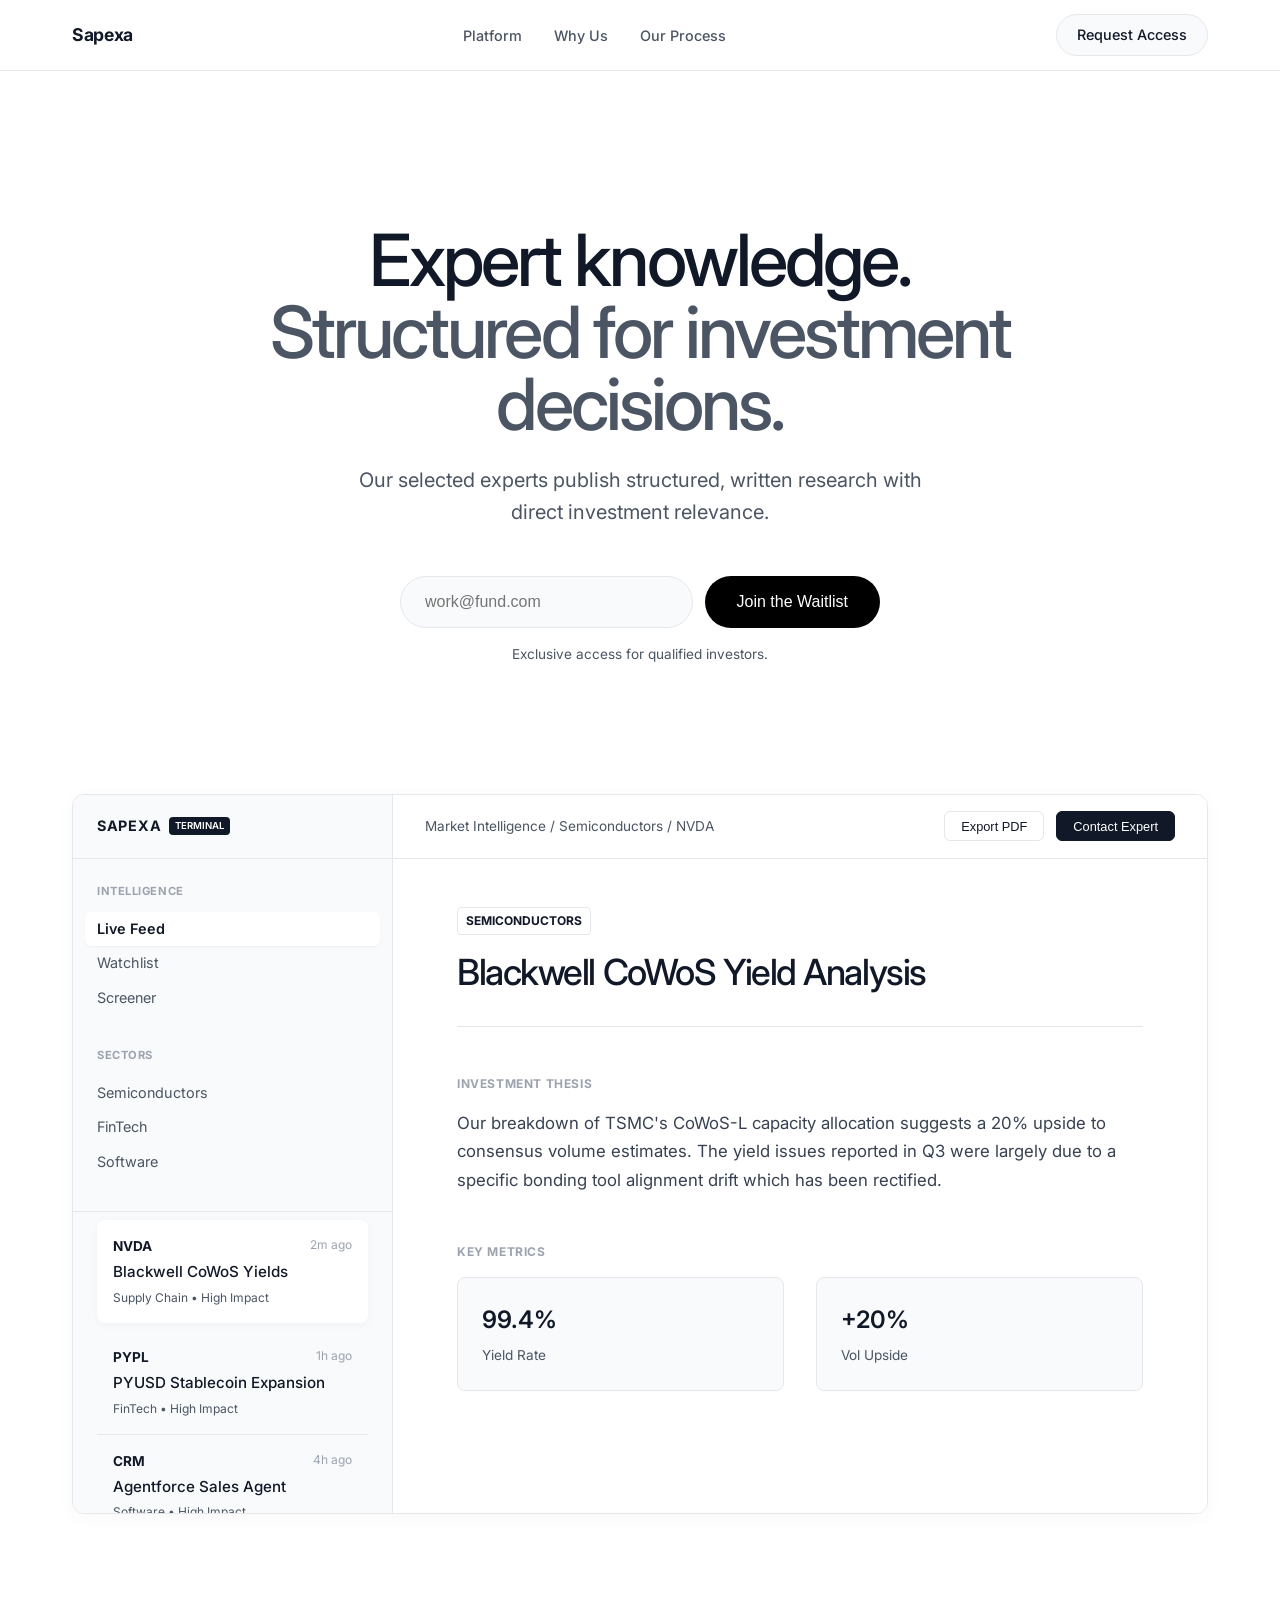
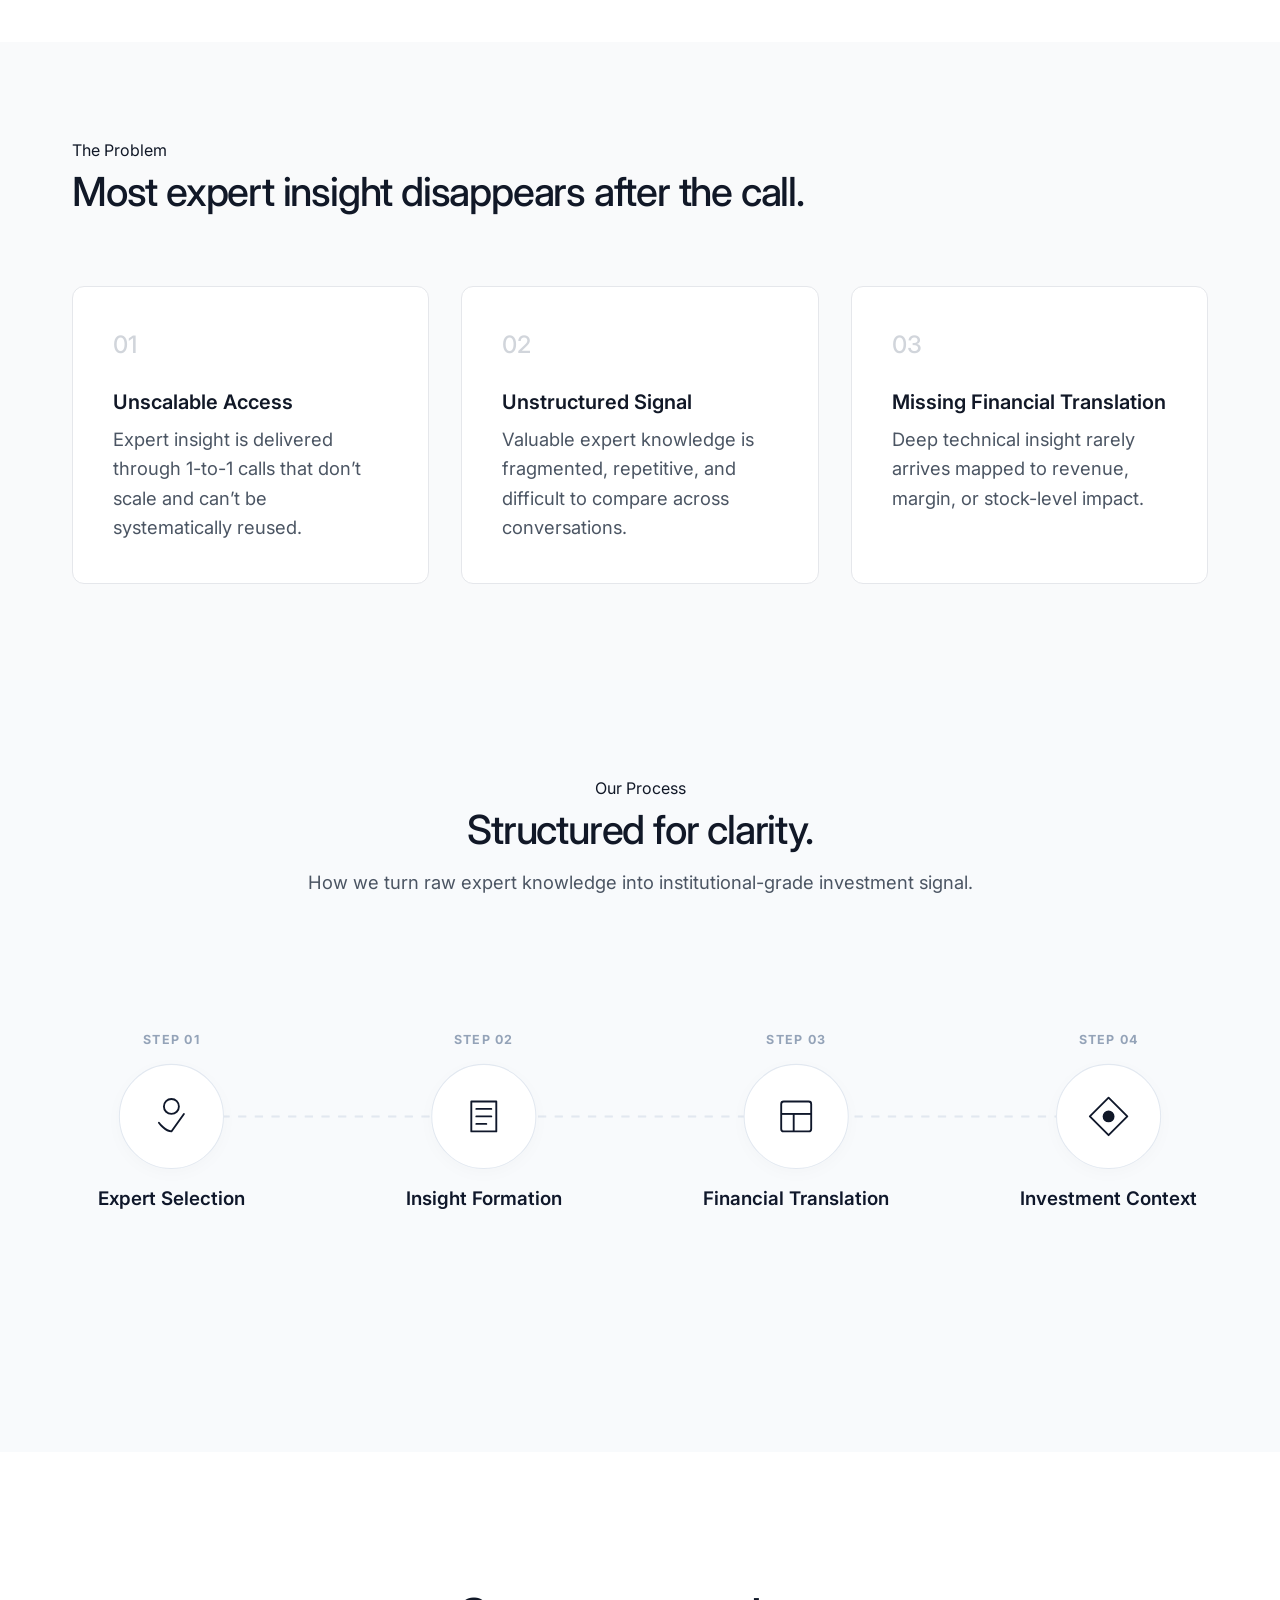
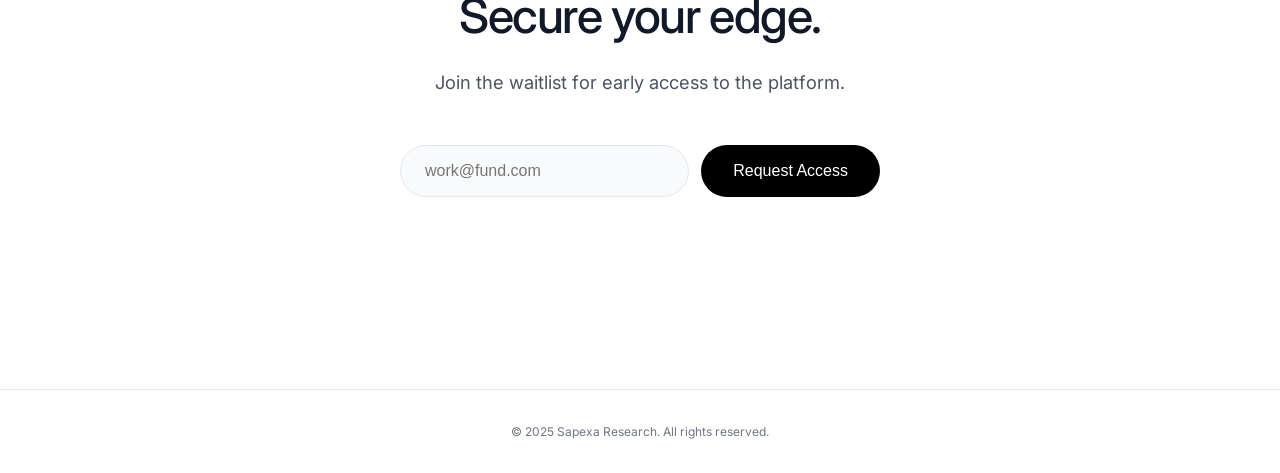
<file: index.html>
<!DOCTYPE html>
<html lang="en">

<head>
  <meta charset="UTF-8" />
  <meta name="viewport" content="width=device-width, initial-scale=1.0" />
  <title>Sapexa | Institutional Investment Research</title>
  <link rel="icon" type="image/png" href="favicon.png">
  <link rel="preconnect" href="https://fonts.googleapis.com">
  <link rel="preconnect" href="https://fonts.gstatic.com" crossorigin>
  <link
    href="https://fonts.googleapis.com/css2?family=Inter:wght@300;400;500;600&family=Playfair+Display:wght@400;600&display=swap"
    rel="stylesheet">
  <link rel="stylesheet" href="style.css" />
</head>

<body>
  <canvas id="bg-canvas"></canvas>
  <header class="site-header">
    <div class="container">
      <div class="logo">Sapexa</div>
      <nav class="site-nav">
        <ul>
          <li><a href="#platform">Platform</a></li>
          <li><a href="#problem">Why Us</a></li>
          <li><a href="#process">Our Process</a></li>
        </ul>
      </nav>
      <a href="#join" class="btn btn-secondary">Request Access</a>
    </div>
  </header>

  <main>
    <!-- Hero Section -->
    <section class="hero">
      <div class="container hero-grid">
        <div class="hero-content">
          <h1 class="hero-headline">
            Expert knowledge.<br />
            <span class="text-gradient">Structured for investment decisions.</span>
          </h1>
          <p class="hero-subhead">
            Our selected experts publish structured, written research with direct investment relevance.
          </p>
          <div class="hero-cta">
            <form class="waitlist-form" id="hero-form">
              <input type="email" placeholder="work@fund.com" required />
              <button type="submit" class="btn btn-primary">Join the Waitlist</button>
            </form>
            <p class="form-subtext">Exclusive access for qualified investors.</p>
          </div>
        </div>
      </div>
    </section>

    <!-- Platform Preview Section -->
    <section class="platform-preview" id="platform">
      <div class="container">
        <!-- App Container: Final Minimalist -->
        <div class="plat-window">
          <!-- Sidebar: Discovery -->
          <div class="plat-sidebar">
            <div class="plat-header">
              <span class="plat-brand">SAPEXA</span>
              <span class="plat-badge">TERMINAL</span>
            </div>
            <div class="plat-nav">
              <div class="nav-group">
                <div class="nav-label">INTELLIGENCE</div>
                <div class="nav-item active">Live Feed</div>
                <div class="nav-item">Watchlist</div>
                <div class="nav-item">Screener</div>
              </div>
              <div class="nav-group">
                <div class="nav-label">SECTORS</div>
                <div class="nav-item">Semiconductors</div>
                <div class="nav-item">FinTech</div>
                <div class="nav-item">Software</div>
              </div>
            </div>

            <div class="plat-feed-list">
              <!-- Javascript will handle click events on these -->
              <div class="signal-item active" onclick="loadSignal(1)">
                <div class="signal-top">
                  <span class="signal-ticker">NVDA</span>
                  <span class="signal-time">2m ago</span>
                </div>
                <div class="signal-title">Blackwell CoWoS Yields</div>
                <div class="signal-meta">Supply Chain • High Impact</div>
              </div>

              <div class="signal-item" onclick="loadSignal(2)">
                <div class="signal-top">
                  <span class="signal-ticker">PYPL</span>
                  <span class="signal-time">1h ago</span>
                </div>
                <div class="signal-title">PYUSD Stablecoin Expansion</div>
                <div class="signal-meta">FinTech • High Impact</div>
              </div>

              <div class="signal-item" onclick="loadSignal(3)">
                <div class="signal-top">
                  <span class="signal-ticker">CRM</span>
                  <span class="signal-time">4h ago</span>
                </div>
                <div class="signal-title">Agentforce Sales Agent</div>
                <div class="signal-meta">Software • High Impact</div>
              </div>
            </div>
          </div>

          <!-- Main: Reader -->
          <div class="plat-main">
            <div class="plat-toolbar">
              <div class="toolbar-crumbs">Market Intelligence / Semiconductors / NVDA</div>
              <div class="toolbar-actions">
                <button class="btn-xs">Export PDF</button>
                <button class="btn-xs primary">Contact Expert</button>
              </div>
            </div>
            <div class="plat-content" id="plat-content">
              <!-- Inject Content Here -->
            </div>
          </div>
        </div>
      </div>
    </section>

    <!-- Problem Section -->
    <section class="problem" id="problem">
      <div class="container">
        <div class="section-badge">The Problem</div>
        <h2>Most expert insight disappears after the call.</h2>
        <div class="clean-grid">
          <div class="clean-card">
            <div class="card-num">01</div>
            <h3>Unscalable Access</h3>
            <p>Expert insight is delivered through 1-to-1 calls that don’t scale and can’t be systematically reused.</p>
          </div>
          <div class="clean-card">
            <div class="card-num">02</div>
            <h3>Unstructured Signal</h3>
            <p>Valuable expert knowledge is fragmented, repetitive, and difficult to compare across conversations.</p>
          </div>
          <div class="clean-card">
            <div class="card-num">03</div>
            <h3>Missing Financial Translation</h3>
            <p>Deep technical insight rarely arrives mapped to revenue, margin, or stock-level impact.</p>
          </div>
        </div>
      </div>
    </section>

    <!-- Research Process Section -->
    <section class="research-process" id="process">
      <div class="container">
        <div class="section-badge">Our Process</div>
        <h2>Structured for clarity.</h2>
        <p class="section-intro">How we turn raw expert knowledge into institutional-grade investment signal.</p>

        <div class="process-visual">
          <svg width="100%" height="auto" viewBox="0 0 1200 400" fill="none" xmlns="http://www.w3.org/2000/svg"
            class="interactive-svg">
            <style>
              .proc-line {
                stroke: #E2E8F0;
                stroke-width: 2;
                stroke-dasharray: 8 8;
              }

              .proc-node {
                transition: all 0.3s cubic-bezier(0.4, 0, 0.2, 1);
                cursor: pointer;
              }

              .proc-bg {
                fill: #FFFFFF;
                stroke: #E2E8F0;
                stroke-width: 1;
                filter: drop-shadow(0px 4px 6px rgba(0, 0, 0, 0.02));
                transition: all 0.3s;
              }

              .proc-icon {
                stroke: #0F172A;
                stroke-width: 1.5;
                transition: all 0.3s;
              }

              .proc-num {
                font-family: 'Inter', sans-serif;
                font-size: 12px;
                font-weight: 700;
                fill: #94A3B8;
                letter-spacing: 0.1em;
                transition: all 0.3s;
              }

              .proc-label {
                font-family: 'Inter', sans-serif;
                font-size: 18px;
                font-weight: 600;
                fill: #0F172A;
                transition: all 0.3s;
              }

              .proc-sub {
                font-family: 'Inter', sans-serif;
                font-size: 14px;
                font-weight: 400;
                fill: #64748B;
                opacity: 0;
                transform: translateY(-5px);
                transition: all 0.3s;
              }

              /* Hover States */
              .proc-node:hover .proc-bg {
                fill: #0F172A;
                stroke: #0F172A;
                transform: scale(1.1);
                filter: drop-shadow(0px 20px 30px rgba(15, 23, 42, 0.15));
              }

              .proc-node:hover .proc-icon {
                stroke: #FFFFFF;
              }

              .proc-node:hover .proc-num {
                fill: #64748B;
                opacity: 0;
              }

              /* Hide number on hover */

              .proc-node:hover .proc-label {
                transform: translateY(-5px);
              }

              /* Move title UP slightly */

              .proc-node:hover .proc-sub {
                opacity: 1;
                transform: translateY(20px);
              }

              /* Move sub DOWN more = Wider Gap */

              /* Active State (JS) */
              .proc-node.active .proc-line {
                stroke: #0F172A;
                stroke-dasharray: 0;
              }
            </style>

            <!-- Connector -->
            <line x1="150" y1="180" x2="1050" y2="180" class="proc-line" />

            <!-- Step 1 -->
            <g class="proc-node" transform="translate(150, 180)">
              <circle cx="0" cy="0" r="50" class="proc-bg" />
              <g transform="scale(1.2)">
                <path d="M-10 5 C-10 5 -5 12 0 12 C0 12 10 -2 10 -2" class="proc-icon" fill="none"
                  stroke-linecap="round" stroke-linejoin="round" />
                <circle cx="0" cy="-8" r="6" class="proc-icon" fill="none" />
              </g>
              <text x="0" y="-70" text-anchor="middle" class="proc-num">STEP 01</text>
              <text x="0" y="85" text-anchor="middle" class="proc-label">Expert Selection</text>
              <text x="0" y="90" text-anchor="middle" class="proc-sub">Vetting Top 1% Operators</text>
            </g>

            <!-- Step 2 -->
            <g class="proc-node" transform="translate(450, 180)">
              <circle cx="0" cy="0" r="50" class="proc-bg" />
              <g transform="scale(1.2)">
                <path d="M-10 -12 H10 V12 H-10 Z" class="proc-icon" fill="none" stroke-linecap="round"
                  stroke-linejoin="round" />
                <path d="M-6 -6 H6" class="proc-icon" stroke-linecap="round" />
                <path d="M-6 0 H6" class="proc-icon" stroke-linecap="round" />
                <path d="M-6 6 H2" class="proc-icon" stroke-linecap="round" />
              </g>
              <text x="0" y="-70" text-anchor="middle" class="proc-num">STEP 02</text>
              <text x="0" y="85" text-anchor="middle" class="proc-label">Insight Formation</text>
              <text x="0" y="90" text-anchor="middle" class="proc-sub">Structured Written Analysis</text>
            </g>

            <!-- Step 3 -->
            <g class="proc-node" transform="translate(750, 180)">
              <circle cx="0" cy="0" r="50" class="proc-bg" />
              <g transform="scale(1.2)">
                <rect x="-12" y="-12" width="24" height="24" rx="2" class="proc-icon" fill="none"
                  stroke-linecap="round" />
                <line x1="-12" y1="-2" x2="12" y2="-2" class="proc-icon" />
                <line x1="-2" y1="-2" x2="-2" y2="12" class="proc-icon" />
              </g>
              <text x="0" y="-70" text-anchor="middle" class="proc-num">STEP 03</text>
              <text x="0" y="85" text-anchor="middle" class="proc-label">Financial Translation</text>
              <text x="0" y="90" text-anchor="middle" class="proc-sub">Revenue & Margin Impact</text>
            </g>

            <!-- Step 4 -->
            <g class="proc-node" transform="translate(1050, 180)">
              <circle cx="0" cy="0" r="50" class="proc-bg" />
              <g transform="scale(1.2)">
                <path d="M0 -15 L15 0 L0 15 L-15 0 Z" class="proc-icon" fill="none" stroke-linejoin="round" />
                <circle cx="0" cy="0" r="4" class="proc-icon" fill="currentColor" stroke="none" />
              </g>
              <text x="0" y="-70" text-anchor="middle" class="proc-num">STEP 04</text>
              <text x="0" y="85" text-anchor="middle" class="proc-label">Investment Context</text>
              <text x="0" y="90" text-anchor="middle" class="proc-sub">Decision-Ready Signal</text>
            </g>
          </svg>

          <!-- Detail Popups Container -->
          <div class="proc-overlays">
            <!-- Popup 1 -->
            <div class="proc-popup" id="popup-1">
              <h4>Expert Selection</h4>
              <ul>
                <li>We source operational experts with P&L responsibility, not market observers.</li>
                <li>Current or former leaders who directly impact business outcomes in their field.</li>
              </ul>
            </div>

            <!-- Popup 2 -->
            <div class="proc-popup" id="popup-2">
              <h4>Insight Formation</h4>
              <ul>
                <li>Experts write detailed notes on specific topics within their domain.</li>
                <li>Each note follows a consistent structure to ensure clarity and investment relevance.</li>
              </ul>
            </div>

            <!-- Popup 3 -->
            <div class="proc-popup" id="popup-3">
              <h4>Financial Translation</h4>
              <ul>
                <li>Our equity analysts collaborate with experts to translate insights into financial impact.</li>
                <li>Technical developments are connected to their effects on company fundamentals.</li>
              </ul>
            </div>

            <!-- Popup 4 -->
            <div class="proc-popup" id="popup-4">
              <h4>Investment Context</h4>
              <ul>
                <li>The final note is checked by other experts to confirm the technicality and economically sound.</li>
                <li>Published timely on Sapexa platform for institutional investors.</li>
              </ul>
            </div>
          </div>
        </div>
      </div>
    </section>

    <!-- Final CTA -->
    <section class="final-cta" id="join">
      <div class="container">
        <h2>Secure your edge.</h2>
        <p>Join the waitlist for early access to the platform.</p>
        <form class="waitlist-form" id="footer-form">
          <input type="email" placeholder="work@fund.com" required />
          <button type="submit" class="btn btn-primary">Request Access</button>
        </form>
      </div>
    </section>
  </main>

  <footer>
    <div class="container">
      <p>&copy; 2025 Sapexa Research. All rights reserved.</p>
    </div>
  </footer>

  <script src="main.js"></script>
</body>

</html>
</file>
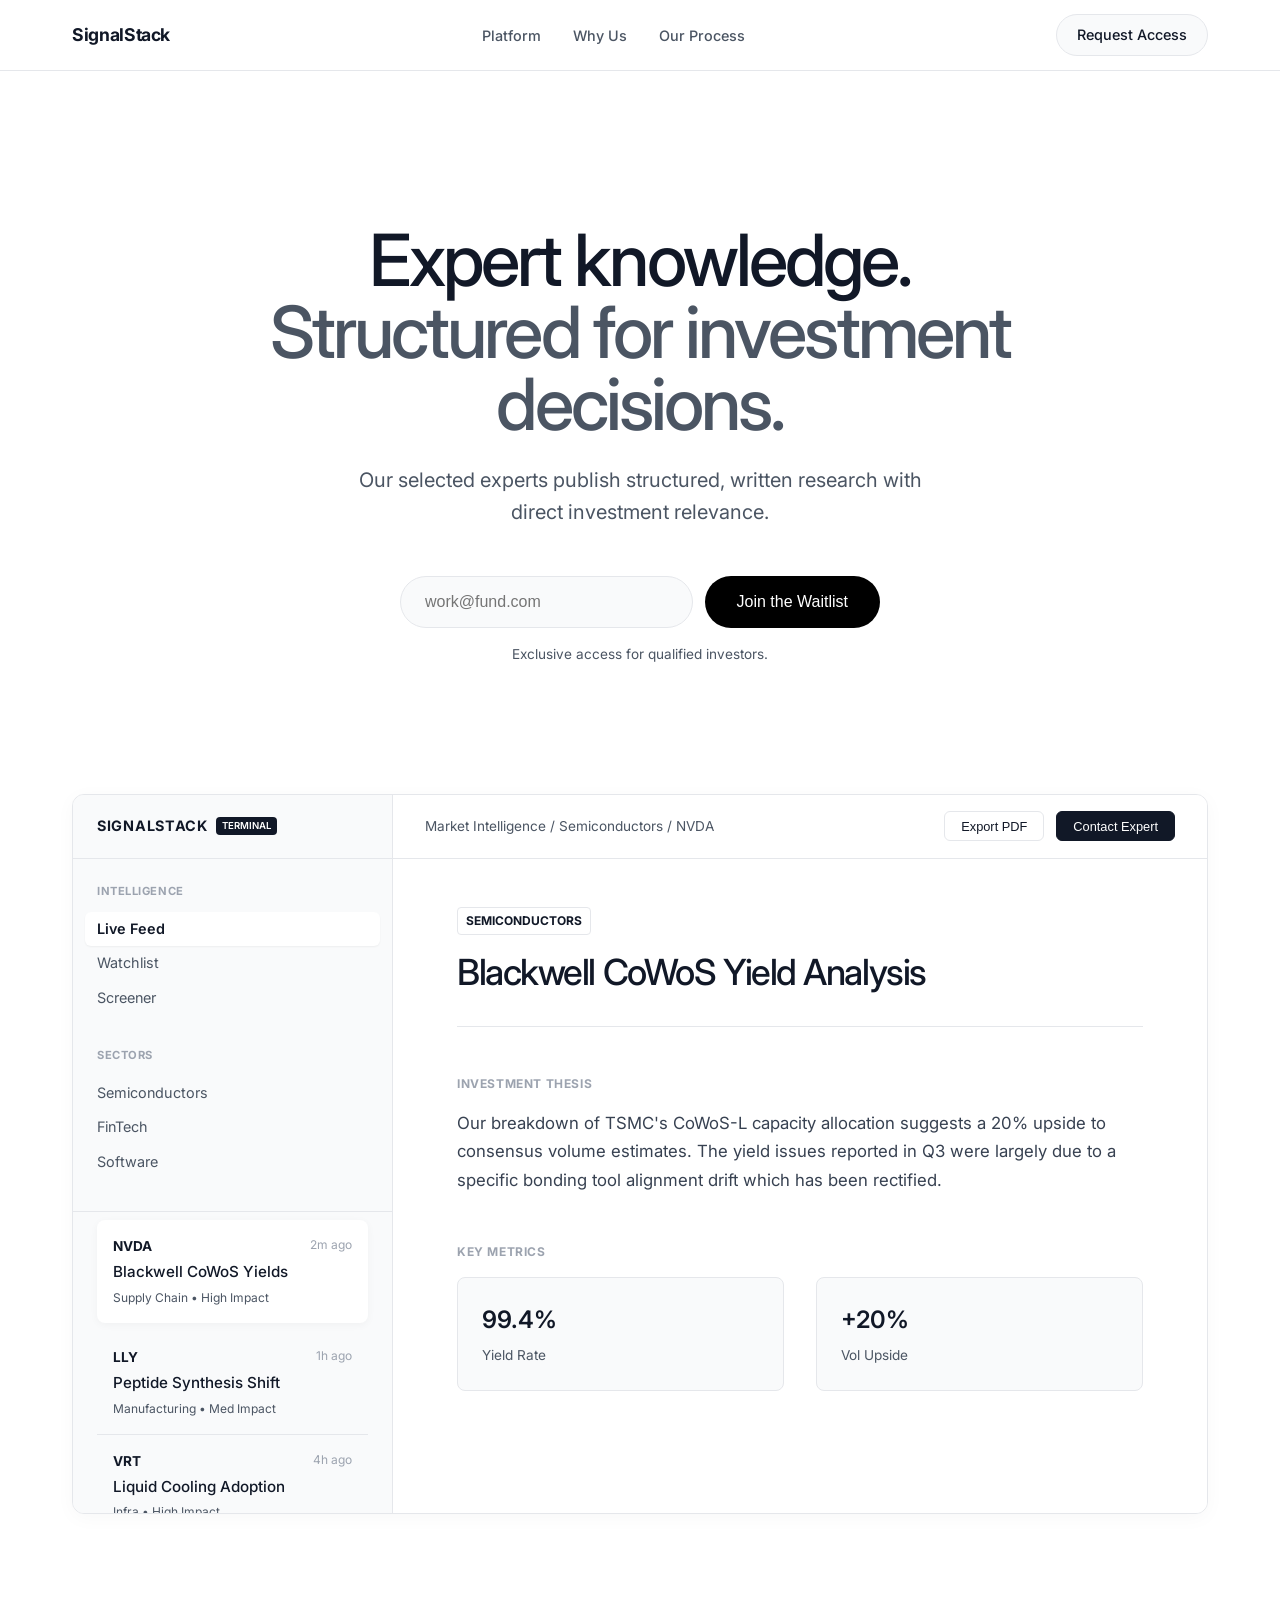
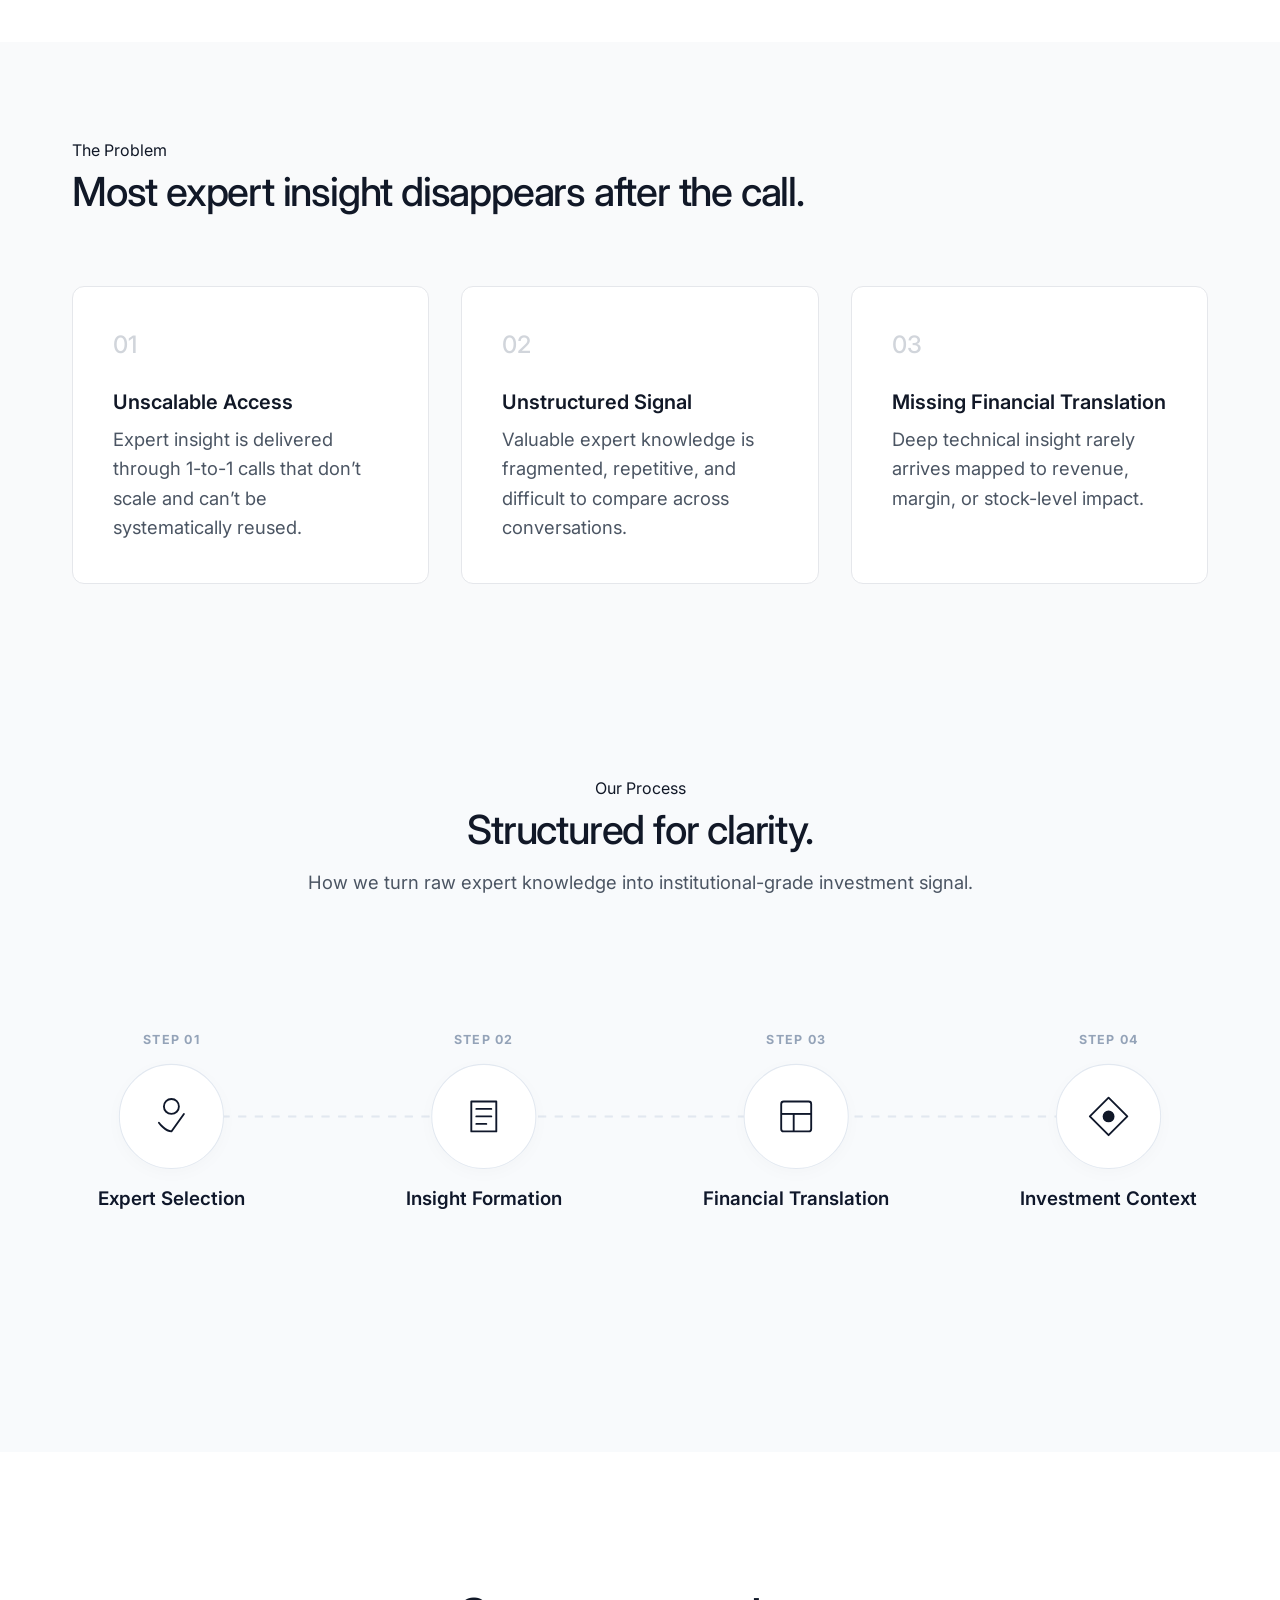
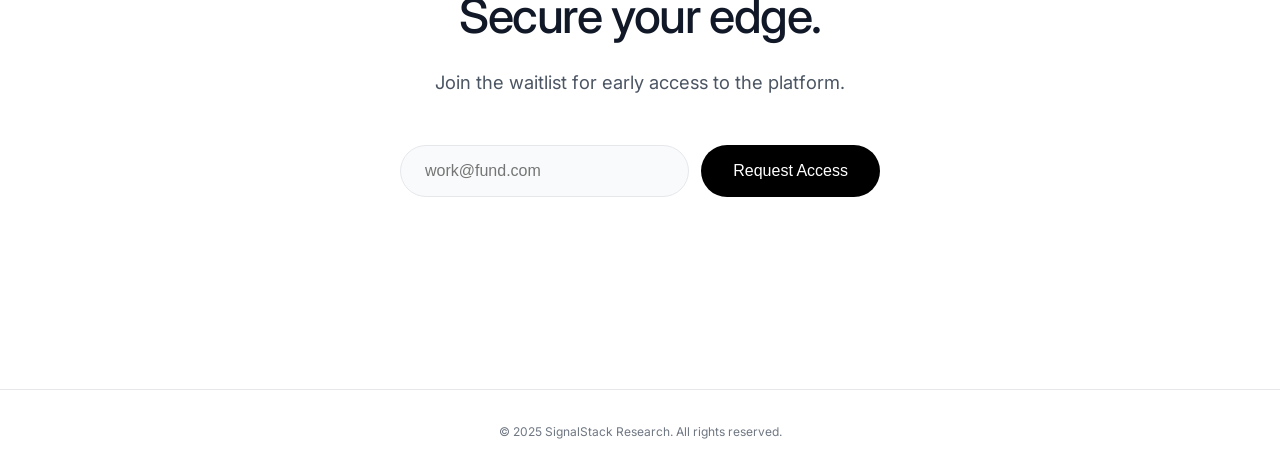
<file: SignalStack/index.html>
<!DOCTYPE html>
<html lang="en">

<head>
  <meta charset="UTF-8" />
  <meta name="viewport" content="width=device-width, initial-scale=1.0" />
  <title>SignalStack | Institutional Investment Research</title>
  <link rel="preconnect" href="https://fonts.googleapis.com">
  <link rel="preconnect" href="https://fonts.gstatic.com" crossorigin>
  <link
    href="https://fonts.googleapis.com/css2?family=Inter:wght@300;400;500;600&family=Playfair+Display:wght@400;600&display=swap"
    rel="stylesheet">
  <link rel="stylesheet" href="style.css" />
</head>

<body>
  <canvas id="bg-canvas"></canvas>
  <header class="site-header">
    <div class="container">
      <div class="logo">SignalStack</div>
      <nav class="site-nav">
        <ul>
          <li><a href="#platform">Platform</a></li>
          <li><a href="#problem">Why Us</a></li>
          <li><a href="#process">Our Process</a></li>
        </ul>
      </nav>
      <a href="#join" class="btn btn-secondary">Request Access</a>
    </div>
  </header>

  <main>
    <!-- Hero Section -->
    <section class="hero">
      <div class="container hero-grid">
        <div class="hero-content">
          <h1 class="hero-headline">
            Expert knowledge.<br />
            <span class="text-gradient">Structured for investment decisions.</span>
          </h1>
          <p class="hero-subhead">
            Our selected experts publish structured, written research with direct investment relevance.
          </p>
          <div class="hero-cta">
            <form class="waitlist-form" id="hero-form">
              <input type="email" placeholder="work@fund.com" required />
              <button type="submit" class="btn btn-primary">Join the Waitlist</button>
            </form>
            <p class="form-subtext">Exclusive access for qualified investors.</p>
          </div>
        </div>
      </div>
    </section>

    <!-- Platform Preview Section -->
    <section class="platform-preview" id="platform">
      <div class="container">
        <!-- App Container: Final Minimalist -->
        <div class="plat-window">
          <!-- Sidebar: Discovery -->
          <div class="plat-sidebar">
            <div class="plat-header">
              <span class="plat-brand">SIGNALSTACK</span>
              <span class="plat-badge">TERMINAL</span>
            </div>
            <div class="plat-nav">
              <div class="nav-group">
                <div class="nav-label">INTELLIGENCE</div>
                <div class="nav-item active">Live Feed</div>
                <div class="nav-item">Watchlist</div>
                <div class="nav-item">Screener</div>
              </div>
              <div class="nav-group">
                <div class="nav-label">SECTORS</div>
                <div class="nav-item">Semiconductors</div>
                <div class="nav-item">FinTech</div>
                <div class="nav-item">Software</div>
              </div>
            </div>

            <div class="plat-feed-list">
              <!-- Javascript will handle click events on these -->
              <div class="signal-item active" onclick="loadSignal(1)">
                <div class="signal-top">
                  <span class="signal-ticker">NVDA</span>
                  <span class="signal-time">2m ago</span>
                </div>
                <div class="signal-title">Blackwell CoWoS Yields</div>
                <div class="signal-meta">Supply Chain • High Impact</div>
              </div>

              <div class="signal-item" onclick="loadSignal(2)">
                <div class="signal-top">
                  <span class="signal-ticker">LLY</span>
                  <span class="signal-time">1h ago</span>
                </div>
                <div class="signal-title">Peptide Synthesis Shift</div>
                <div class="signal-meta">Manufacturing • Med Impact</div>
              </div>

              <div class="signal-item" onclick="loadSignal(3)">
                <div class="signal-top">
                  <span class="signal-ticker">VRT</span>
                  <span class="signal-time">4h ago</span>
                </div>
                <div class="signal-title">Liquid Cooling Adoption</div>
                <div class="signal-meta">Infra • High Impact</div>
              </div>
            </div>
          </div>

          <!-- Main: Reader -->
          <div class="plat-main">
            <div class="plat-toolbar">
              <div class="toolbar-crumbs">Market Intelligence / Semiconductors / NVDA</div>
              <div class="toolbar-actions">
                <button class="btn-xs">Export PDF</button>
                <button class="btn-xs primary">Contact Expert</button>
              </div>
            </div>
            <div class="plat-content" id="plat-content">
              <!-- Inject Content Here -->
            </div>
          </div>
        </div>
      </div>
    </section>

    <!-- Problem Section -->
    <section class="problem" id="problem">
      <div class="container">
        <div class="section-badge">The Problem</div>
        <h2>Most expert insight disappears after the call.</h2>
        <div class="clean-grid">
          <div class="clean-card">
            <div class="card-num">01</div>
            <h3>Unscalable Access</h3>
            <p>Expert insight is delivered through 1-to-1 calls that don’t scale and can’t be systematically reused.</p>
          </div>
          <div class="clean-card">
            <div class="card-num">02</div>
            <h3>Unstructured Signal</h3>
            <p>Valuable expert knowledge is fragmented, repetitive, and difficult to compare across conversations.</p>
          </div>
          <div class="clean-card">
            <div class="card-num">03</div>
            <h3>Missing Financial Translation</h3>
            <p>Deep technical insight rarely arrives mapped to revenue, margin, or stock-level impact.</p>
          </div>
        </div>
      </div>
    </section>

    <!-- Research Process Section -->
    <section class="research-process" id="process">
      <div class="container">
        <div class="section-badge">Our Process</div>
        <h2>Structured for clarity.</h2>
        <p class="section-intro">How we turn raw expert knowledge into institutional-grade investment signal.</p>

        <div class="process-visual">
          <svg width="100%" height="auto" viewBox="0 0 1200 400" fill="none" xmlns="http://www.w3.org/2000/svg"
            class="interactive-svg">
            <style>
              .proc-line {
                stroke: #E2E8F0;
                stroke-width: 2;
                stroke-dasharray: 8 8;
              }

              .proc-node {
                transition: all 0.3s cubic-bezier(0.4, 0, 0.2, 1);
                cursor: pointer;
              }

              .proc-bg {
                fill: #FFFFFF;
                stroke: #E2E8F0;
                stroke-width: 1;
                filter: drop-shadow(0px 4px 6px rgba(0, 0, 0, 0.02));
                transition: all 0.3s;
              }

              .proc-icon {
                stroke: #0F172A;
                stroke-width: 1.5;
                transition: all 0.3s;
              }

              .proc-num {
                font-family: 'Inter', sans-serif;
                font-size: 12px;
                font-weight: 700;
                fill: #94A3B8;
                letter-spacing: 0.1em;
                transition: all 0.3s;
              }

              .proc-label {
                font-family: 'Inter', sans-serif;
                font-size: 18px;
                font-weight: 600;
                fill: #0F172A;
                transition: all 0.3s;
              }

              .proc-sub {
                font-family: 'Inter', sans-serif;
                font-size: 14px;
                font-weight: 400;
                fill: #64748B;
                opacity: 0;
                transform: translateY(-5px);
                transition: all 0.3s;
              }

              /* Hover States */
              .proc-node:hover .proc-bg {
                fill: #0F172A;
                stroke: #0F172A;
                transform: scale(1.1);
                filter: drop-shadow(0px 20px 30px rgba(15, 23, 42, 0.15));
              }

              .proc-node:hover .proc-icon {
                stroke: #FFFFFF;
              }

              .proc-node:hover .proc-num {
                fill: #64748B;
                opacity: 0;
              }

              /* Hide number on hover */

              .proc-node:hover .proc-label {
                transform: translateY(-5px);
              }

              /* Move title UP slightly */

              .proc-node:hover .proc-sub {
                opacity: 1;
                transform: translateY(20px);
              }

              /* Move sub DOWN more = Wider Gap */

              /* Active State (JS) */
              .proc-node.active .proc-line {
                stroke: #0F172A;
                stroke-dasharray: 0;
              }
            </style>

            <!-- Connector -->
            <line x1="150" y1="180" x2="1050" y2="180" class="proc-line" />

            <!-- Step 1 -->
            <g class="proc-node" transform="translate(150, 180)">
              <circle cx="0" cy="0" r="50" class="proc-bg" />
              <g transform="scale(1.2)">
                <path d="M-10 5 C-10 5 -5 12 0 12 C0 12 10 -2 10 -2" class="proc-icon" fill="none"
                  stroke-linecap="round" stroke-linejoin="round" />
                <circle cx="0" cy="-8" r="6" class="proc-icon" fill="none" />
              </g>
              <text x="0" y="-70" text-anchor="middle" class="proc-num">STEP 01</text>
              <text x="0" y="85" text-anchor="middle" class="proc-label">Expert Selection</text>
              <text x="0" y="90" text-anchor="middle" class="proc-sub">Vetting Top 1% Operators</text>
            </g>

            <!-- Step 2 -->
            <g class="proc-node" transform="translate(450, 180)">
              <circle cx="0" cy="0" r="50" class="proc-bg" />
              <g transform="scale(1.2)">
                <path d="M-10 -12 H10 V12 H-10 Z" class="proc-icon" fill="none" stroke-linecap="round"
                  stroke-linejoin="round" />
                <path d="M-6 -6 H6" class="proc-icon" stroke-linecap="round" />
                <path d="M-6 0 H6" class="proc-icon" stroke-linecap="round" />
                <path d="M-6 6 H2" class="proc-icon" stroke-linecap="round" />
              </g>
              <text x="0" y="-70" text-anchor="middle" class="proc-num">STEP 02</text>
              <text x="0" y="85" text-anchor="middle" class="proc-label">Insight Formation</text>
              <text x="0" y="90" text-anchor="middle" class="proc-sub">Structured Written Analysis</text>
            </g>

            <!-- Step 3 -->
            <g class="proc-node" transform="translate(750, 180)">
              <circle cx="0" cy="0" r="50" class="proc-bg" />
              <g transform="scale(1.2)">
                <rect x="-12" y="-12" width="24" height="24" rx="2" class="proc-icon" fill="none"
                  stroke-linecap="round" />
                <line x1="-12" y1="-2" x2="12" y2="-2" class="proc-icon" />
                <line x1="-2" y1="-2" x2="-2" y2="12" class="proc-icon" />
              </g>
              <text x="0" y="-70" text-anchor="middle" class="proc-num">STEP 03</text>
              <text x="0" y="85" text-anchor="middle" class="proc-label">Financial Translation</text>
              <text x="0" y="90" text-anchor="middle" class="proc-sub">Revenue & Margin Impact</text>
            </g>

            <!-- Step 4 -->
            <g class="proc-node" transform="translate(1050, 180)">
              <circle cx="0" cy="0" r="50" class="proc-bg" />
              <g transform="scale(1.2)">
                <path d="M0 -15 L15 0 L0 15 L-15 0 Z" class="proc-icon" fill="none" stroke-linejoin="round" />
                <circle cx="0" cy="0" r="4" class="proc-icon" fill="currentColor" stroke="none" />
              </g>
              <text x="0" y="-70" text-anchor="middle" class="proc-num">STEP 04</text>
              <text x="0" y="85" text-anchor="middle" class="proc-label">Investment Context</text>
              <text x="0" y="90" text-anchor="middle" class="proc-sub">Decision-Ready Signal</text>
            </g>
          </svg>

          <!-- Detail Popups Container -->
          <div class="proc-overlays">
            <!-- Popup 1 -->
            <div class="proc-popup" id="popup-1">
              <h4>Expert Selection</h4>
              <ul>
                <li><strong>The Filter:</strong> We screen for P&L responsibility and active roles.</li>
                <li><strong>Rejection Rate:</strong> We decline &gt;95% of applicants. No generalists.</li>
              </ul>
            </div>

            <!-- Popup 2 -->
            <div class="proc-popup" id="popup-2">
              <h4>Insight Formation</h4>
              <ul>
                <li><strong>No Noise:</strong> We strip away valid-sounding but empty rhetoric.</li>
                <li><strong>Format:</strong> Standardized memos: Context, Catalyst, and Implication.</li>
              </ul>
            </div>

            <!-- Popup 3 -->
            <div class="proc-popup" id="popup-3">
              <h4>Financial Translation</h4>
              <ul>
                <li><strong>The Bridge:</strong> Expert views mapped intimately to P&L line items.</li>
                <li><strong>KPIs:</strong> Direct impact on ASPs, margin structure, and Capex.</li>
              </ul>
            </div>

            <!-- Popup 4 -->
            <div class="proc-popup" id="popup-4">
              <h4>Investment Context</h4>
              <ul>
                <li><strong>Consensus Check:</strong> Comparing variant views to street estimates.</li>
                <li><strong>Time Horizon:</strong> Distinguishing quarterly beats from structural shifts.</li>
              </ul>
            </div>
          </div>
        </div>
      </div>
    </section>

    <!-- Final CTA -->
    <section class="final-cta" id="join">
      <div class="container">
        <h2>Secure your edge.</h2>
        <p>Join the waitlist for early access to the platform.</p>
        <form class="waitlist-form" id="footer-form">
          <input type="email" placeholder="work@fund.com" required />
          <button type="submit" class="btn btn-primary">Request Access</button>
        </form>
      </div>
    </section>
  </main>

  <footer>
    <div class="container">
      <p>&copy; 2025 SignalStack Research. All rights reserved.</p>
    </div>
  </footer>

  <script src="main.js"></script>
</body>

</html>
</file>
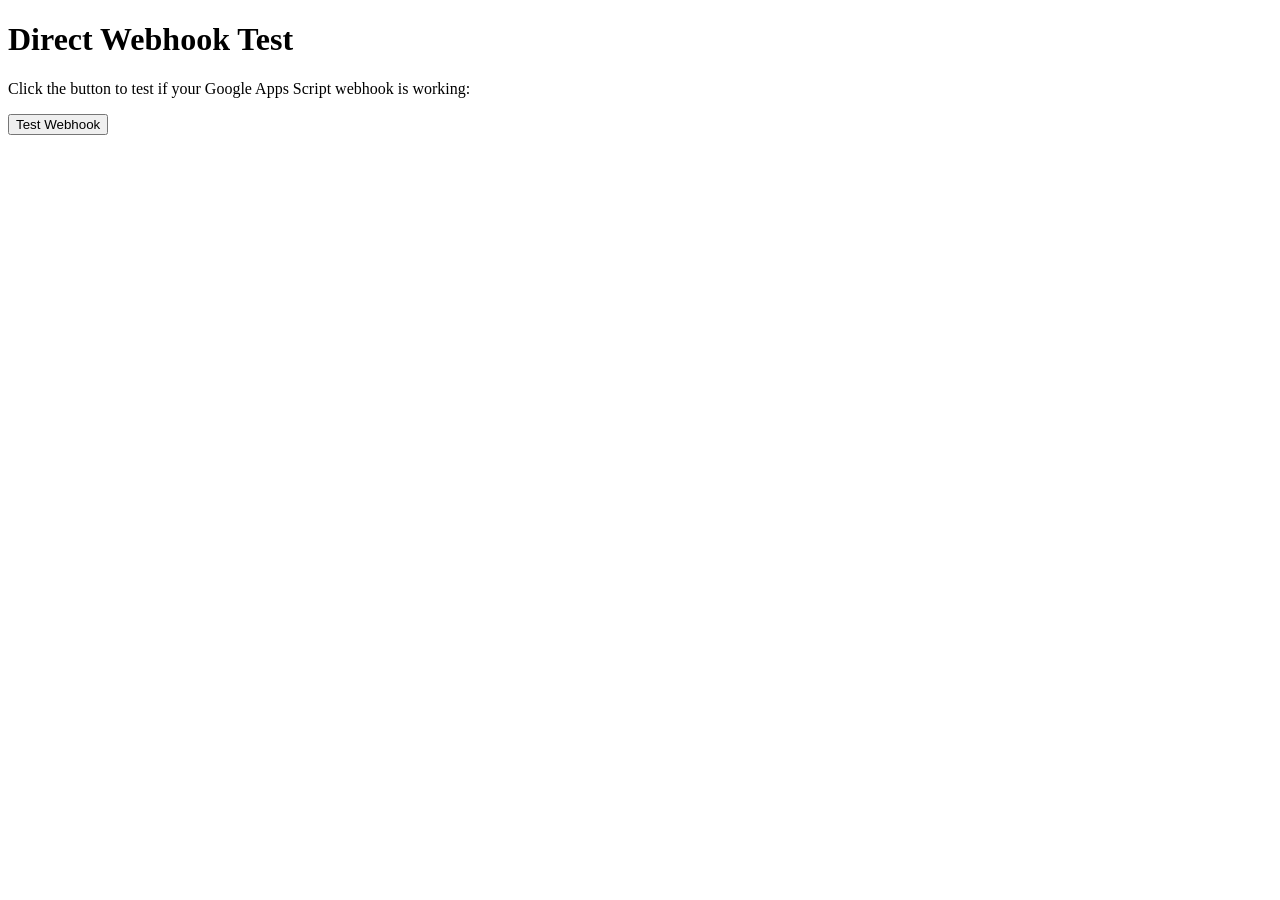
<file: test-webhook.html>
<!DOCTYPE html>
<html>

<head>
    <title>Webhook Test</title>
</head>

<body>
    <h1>Direct Webhook Test</h1>
    <p>Click the button to test if your Google Apps Script webhook is working:</p>
    <button onclick="testWebhook()">Test Webhook</button>
    <p id="result"></p>

    <script>
        async function testWebhook() {
            const result = document.getElementById('result');
            result.textContent = 'Testing...';

            const WEBHOOK_URL = 'https://script.google.com/macros/s/AKfycbwrvaR68wCID7eOBqeDFAL2Y8k9r6lhXQBJ9mecGSMY16-wehyLDLOLqPdrvSmDJwqCcA/exec';
            const testEmail = 'test@example.com';
            const url = `${WEBHOOK_URL}?email=${encodeURIComponent(testEmail)}&source=direct-test`;

            console.log('Testing URL:', url);

            try {
                const response = await fetch(url, {
                    method: 'GET',
                    mode: 'no-cors'
                });

                result.textContent = '✓ Request sent! Check your Google Sheet for "test@example.com"';
                result.style.color = 'green';
            } catch (err) {
                result.textContent = '✗ Error: ' + err.message;
                result.style.color = 'red';
                console.error('Error:', err);
            }
        }
    </script>
</body>

</html>
</file>
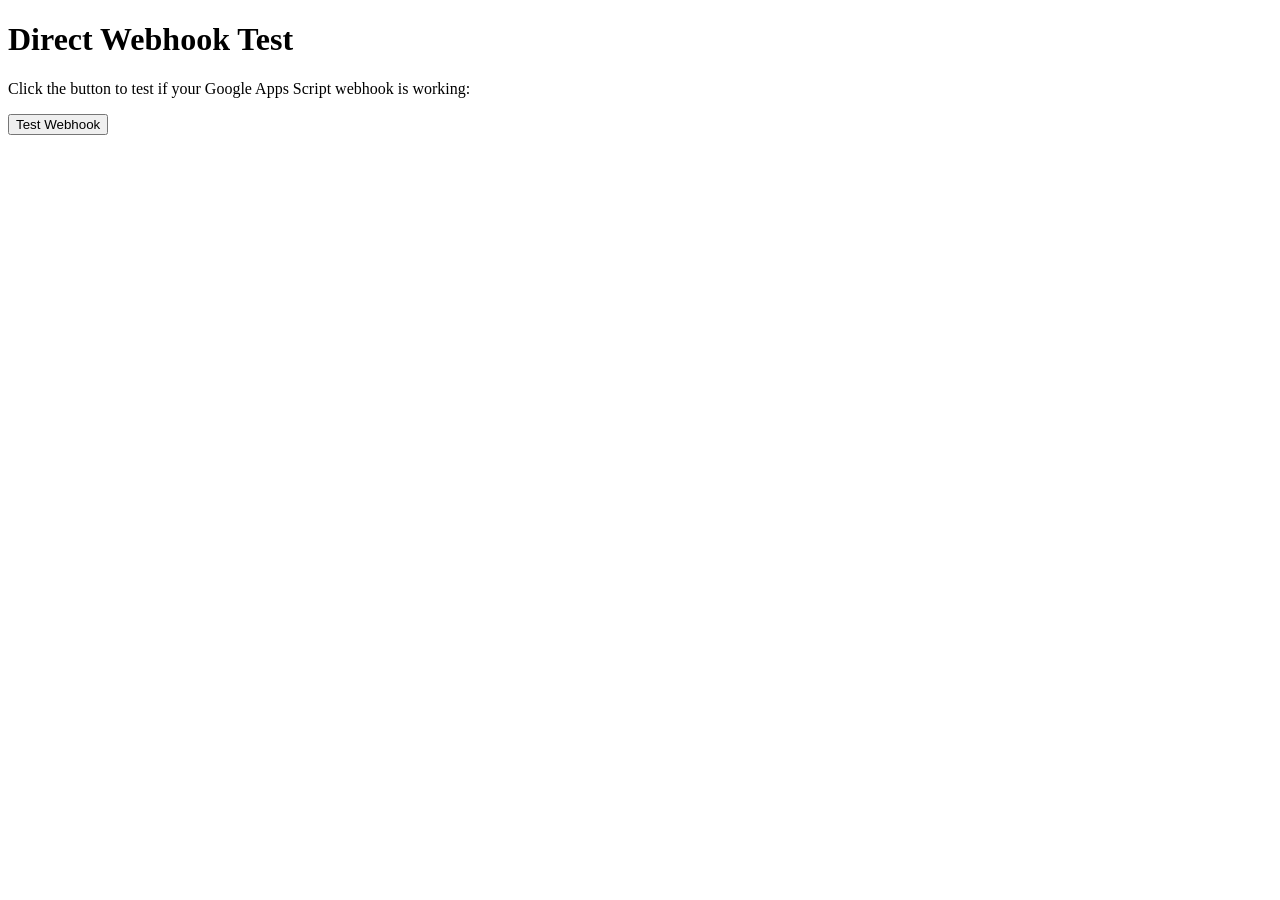
<file: SignalStack/test-webhook.html>
<!DOCTYPE html>
<html>

<head>
    <title>Webhook Test</title>
</head>

<body>
    <h1>Direct Webhook Test</h1>
    <p>Click the button to test if your Google Apps Script webhook is working:</p>
    <button onclick="testWebhook()">Test Webhook</button>
    <p id="result"></p>

    <script>
        async function testWebhook() {
            const result = document.getElementById('result');
            result.textContent = 'Testing...';

            const WEBHOOK_URL = 'https://script.google.com/macros/s/AKfycbwrvaR68wCID7eOBqeDFAL2Y8k9r6lhXQBJ9mecGSMY16-wehyLDLOLqPdrvSmDJwqCcA/exec';
            const testEmail = 'test@example.com';
            const url = `${WEBHOOK_URL}?email=${encodeURIComponent(testEmail)}&source=direct-test`;

            console.log('Testing URL:', url);

            try {
                const response = await fetch(url, {
                    method: 'GET',
                    mode: 'no-cors'
                });

                result.textContent = '✓ Request sent! Check your Google Sheet for "test@example.com"';
                result.style.color = 'green';
            } catch (err) {
                result.textContent = '✗ Error: ' + err.message;
                result.style.color = 'red';
                console.error('Error:', err);
            }
        }
    </script>
</body>

</html>
</file>
<file: style.css>
:root {
    /* Final Minimalist Palette */
    --c-bg: #FFFFFF;
    --c-surface: #F9FAFB;
    --c-border: #E5E7EB;

    --c-text-main: #111827;
    --c-text-muted: #4B5563;
    /* Darker for better contrast */

    --c-accent: #000000;
    --c-accent-hover: #333333;

    --rad-sm: 6px;
    --rad-md: 12px;
    --rad-pill: 999px;

    --font-sans: 'Inter', system-ui, -apple-system, sans-serif;

    --shadow-soft: 0 4px 20px rgba(0, 0, 0, 0.03);
    --shadow-hover: 0 10px 25px rgba(0, 0, 0, 0.06);
}

html {
    scroll-behavior: smooth;
    scroll-padding-top: 80px;
    /* Offset for fixed header */
}

/* Reset */
* {
    box-sizing: border-box;
    margin: 0;
    padding: 0;
}

body {
    /* Background moved to canvas/html */
    color: var(--c-text-main);
    font-family: var(--font-sans);
    line-height: 1.5;
    -webkit-font-smoothing: antialiased;
}

#bg-canvas {
    position: fixed;
    top: 0;
    left: 0;
    width: 100%;
    height: 100%;
    z-index: -1;
    pointer-events: none;
    opacity: 0.25;
    /* Much lighter - prevents text interference */
}

/* Typography */
h1 {
    font-size: 4.5rem;
    letter-spacing: -0.04em;
    line-height: 1;
    font-weight: 500;
    margin-bottom: 1.5rem;
    color: var(--c-text-main);
}

h2 {
    font-size: 2.5rem;
    letter-spacing: -0.03em;
    font-weight: 500;
    margin-bottom: 1rem;
}

h3 {
    font-size: 1.25rem;
    font-weight: 600;
    margin-bottom: 0.5rem;
}

p {
    color: var(--c-text-muted);
    font-size: 1.15rem;
    line-height: 1.6;
}

/* Utilities */
.container {
    max-width: 1200px;
    margin: 0 auto;
    padding: 0 2rem;
}

.btn {
    display: inline-flex;
    align-items: center;
    justify-content: center;
    padding: 1rem 2rem;
    border-radius: var(--rad-pill);
    font-weight: 500;
    transition: all 0.2s;
    cursor: pointer;
    border: none;
    font-size: 1rem;
    text-decoration: none;
    /* No underline */
}

.btn-primary {
    background: var(--c-accent);
    color: #fff;
}

.btn-primary:hover {
    background: var(--c-accent-hover);
    transform: translateY(-1px);
}

.text-gradient {
    color: var(--c-text-muted);
}

/* Pivot: Removed gradient for pure clean text */

/* Header */
.site-header {
    background: rgba(255, 255, 255, 0.95);
    backdrop-filter: blur(8px);
    position: fixed;
    top: 0;
    width: 100%;
    z-index: 1000;
    border-bottom: 1px solid var(--c-border);
}

.site-header .container {
    height: 70px;
    display: flex;
    justify-content: space-between;
    align-items: center;
}

.logo {
    font-weight: 700;
    font-size: 1.1rem;
    color: var(--c-text-main);
    letter-spacing: -0.02em;
}

.site-nav ul {
    display: flex;
    list-style: none;
    gap: 2rem;
    padding: 0;
    margin: 0;
}

.site-nav a {
    text-decoration: none;
    color: var(--c-text-muted);
    font-size: 0.9rem;
    font-weight: 500;
    transition: color 0.1s;
}

.site-nav a:hover {
    color: var(--c-text-main);
}

.btn-secondary {
    background: var(--c-surface);
    color: var(--c-text-main);
    border: 1px solid var(--c-border);
    padding: 0.6rem 1.25rem;
    font-size: 0.9rem;
}

.btn-secondary:hover {
    background: #fff;
    border-color: var(--c-text-muted);
}

/* Sections */
section {
    padding: 6rem 0;
}

/* Hero */
.hero {
    padding: 14rem 0 6rem;
    /* Increased top padding */
    text-align: center;
}

.hero-content {
    max-width: 800px;
    margin: 0 auto;
}

.hero-subhead {
    max-width: 600px;
    margin: 0 auto 3rem;
    font-size: 1.25rem;
}

.waitlist-form {
    display: flex;
    gap: 0.75rem;
    max-width: 480px;
    margin: 0 auto;
}

input[type="email"] {
    flex: 1;
    padding: 1rem 1.5rem;
    border-radius: var(--rad-pill);
    border: 1px solid var(--c-border);
    background: var(--c-surface);
    font-size: 1rem;
    outline: none;
    transition: border 0.2s;
}

input[type="email"]:focus {
    border-color: var(--c-text-main);
    background: #fff;
}

.form-subtext {
    font-size: 0.85rem;
    margin-top: 1rem;
    color: var(--c-text-muted);
}

/* --- PLATFORM: THE MINIMALIST REBUILD --- */
.platform-preview {
    background: var(--c-bg);
    padding: 2rem 0 8rem;
}

.plat-window {
    display: flex;
    height: 720px;
    background: #FFFFFF;
    border: 1px solid var(--c-border);
    border-radius: var(--rad-md);
    box-shadow: var(--shadow-soft);
    overflow: hidden;
}

/* Sidebar */
.plat-sidebar {
    width: 320px;
    border-right: 1px solid var(--c-border);
    background: var(--c-surface);
    display: flex;
    flex-direction: column;
}

.plat-header {
    height: 64px;
    display: flex;
    align-items: center;
    padding: 0 1.5rem;
    border-bottom: 1px solid var(--c-border);
    gap: 8px;
}

.plat-brand {
    font-weight: 700;
    font-size: 0.9rem;
    letter-spacing: 0.05em;
}

.plat-badge {
    font-size: 0.6rem;
    background: var(--c-text-main);
    color: #fff;
    padding: 2px 6px;
    border-radius: 4px;
    font-weight: 600;
}

.plat-nav {
    padding: 1.5rem 1.5rem 0;
}

.nav-group {
    margin-bottom: 2rem;
}

.nav-label {
    font-size: 0.7rem;
    font-weight: 700;
    color: #9CA3AF;
    margin-bottom: 0.75rem;
    letter-spacing: 0.05em;
}

.nav-item {
    padding: 0.4rem 0.75rem;
    margin: 0 -0.75rem;
    font-size: 0.9rem;
    color: var(--c-text-muted);
    cursor: pointer;
    border-radius: 6px;
    transition: all 0.1s;
}

.nav-item:hover {
    color: var(--c-text-main);
    background: rgba(0, 0, 0, 0.03);
}

.nav-item.active {
    color: var(--c-text-main);
    font-weight: 600;
    background: #fff;
    box-shadow: 0 1px 2px rgba(0, 0, 0, 0.05);
}

.plat-feed-list {
    flex: 1;
    overflow-y: auto;
    padding: 0 1.5rem 1.5rem;
    border-top: 1px solid var(--c-border);
    display: flex;
    flex-direction: column;
}

/* Signal Items */
.signal-item {
    padding: 1rem;
    border-bottom: 1px solid var(--c-border);
    cursor: pointer;
    transition: background 0.1s;
}

.signal-item:last-child {
    border-bottom: none;
}

.signal-item:hover {
    background: rgba(255, 255, 255, 0.6);
}

.signal-item.active {
    background: #fff;
    box-shadow: 0 2px 8px rgba(0, 0, 0, 0.04);
    border-radius: 8px;
    border-bottom: none;
    margin: 0.5rem 0;
}

.signal-top {
    display: flex;
    justify-content: space-between;
    margin-bottom: 0.4rem;
}

.signal-ticker {
    font-weight: 700;
    font-size: 0.85rem;
    color: var(--c-text-main);
}

.signal-time {
    font-size: 0.75rem;
    color: #9CA3AF;
}

.signal-title {
    font-size: 0.95rem;
    font-weight: 500;
    color: var(--c-text-main);
    line-height: 1.3;
    margin-bottom: 0.4rem;
}

.signal-meta {
    font-size: 0.75rem;
    color: var(--c-text-muted);
}

/* Main Reader */
.plat-main {
    flex: 1;
    display: flex;
    flex-direction: column;
    background: #fff;
}

.plat-toolbar {
    height: 64px;
    border-bottom: 1px solid var(--c-border);
    display: flex;
    align-items: center;
    justify-content: space-between;
    padding: 0 2rem;
}

.toolbar-crumbs {
    font-size: 0.85rem;
    color: var(--c-text-muted);
}

.toolbar-actions {
    display: flex;
    gap: 0.75rem;
}

.btn-xs {
    padding: 0.4rem 1rem;
    border-radius: 6px;
    font-size: 0.8rem;
    font-weight: 500;
    border: 1px solid var(--c-border);
    background: #fff;
    cursor: pointer;
    color: var(--c-text-main);
}

.btn-xs.primary {
    background: var(--c-text-main);
    color: #fff;
    border-color: var(--c-text-main);
}

.plat-content {
    flex: 1;
    overflow-y: auto;
    padding: 3rem 4rem;
}

/* Report Styling */
.report-header {
    margin-bottom: 3rem;
    padding-bottom: 2rem;
    border-bottom: 1px solid var(--c-border);
}

.report-tag {
    display: inline-block;
    font-size: 0.75rem;
    font-weight: 700;
    color: var(--c-text-main);
    border: 1px solid var(--c-border);
    padding: 4px 8px;
    border-radius: 4px;
    margin-bottom: 1rem;
    text-transform: uppercase;
}

.report-title {
    font-size: 2.25rem;
    font-weight: 500;
    color: var(--c-text-main);
    line-height: 1.2;
    margin-bottom: 0;
}

.report-section {
    margin-bottom: 3rem;
}

.sec-label {
    font-size: 0.75rem;
    font-weight: 700;
    color: #9CA3AF;
    text-transform: uppercase;
    letter-spacing: 0.05em;
    margin-bottom: 1rem;
    display: block;
}

.sec-body {
    font-size: 1.05rem;
    line-height: 1.7;
    color: #374151;
}

.metric-row {
    display: flex;
    gap: 2rem;
    margin-top: 1rem;
}

.metric-box {
    flex: 1;
    padding: 1.5rem;
    background: var(--c-surface);
    border-radius: 8px;
    border: 1px solid var(--c-border);
}

.metric-val {
    font-size: 1.5rem;
    font-weight: 600;
    color: var(--c-text-main);
    display: block;
    margin-bottom: 0.25rem;
}

.metric-name {
    font-size: 0.85rem;
    color: var(--c-text-muted);
}

/* --- END PLATFORM --- */


/* Cards / Features */
.problem,
.solution {
    background: var(--c-bg);
}

.problem {
    background: var(--c-surface);
}

/* Alternating */

.clean-grid {
    display: grid;
    grid-template-columns: repeat(3, 1fr);
    gap: 2rem;
    margin-top: 4rem;
}

.clean-card {
    background: #fff;
    padding: 2.5rem;
    border-radius: var(--rad-md);
    border: 1px solid var(--c-border);
    transition: all 0.2s;
}

.clean-card:hover {
    transform: translateY(-4px);
    box-shadow: var(--shadow-hover);
    border-color: #D1D5DB;
}

.card-num {
    font-size: 1.5rem;
    font-weight: 500;
    color: #D1D5DB;
    margin-bottom: 1.5rem;
}

/* Research Process */
/* Research Process */
.research-process {
    background: #F8FAFC;
    text-align: center;
    overflow: hidden;
}

.research-process h2 {
    margin-bottom: 0.5rem;
}

.research-process .section-intro {
    margin-bottom: 2rem;
}

.process-visual {
    margin-top: 1rem;
    margin-bottom: 3rem;
    overflow-x: visible;
    transform: scale(1.1);
    /* Make it bigger */
    transform-origin: center top;
}

.process-visual svg {
    max-width: 100%;
    height: auto;
    display: block;
    margin: 0 auto;
    overflow: visible;
}

.process-visual svg {
    max-width: 100%;
    height: auto;
    display: block;
    margin: 0 auto;
    overflow: visible;
}

/* Process Popups */
.proc-overlays {
    position: absolute;
    top: 0;
    left: 0;
    width: 100%;
    height: 100%;
    pointer-events: none;
    /* Let clicks pass through to SVG */
}

.proc-popup {
    position: absolute;
    top: -110px;
    /* Reduced gap */
    width: 280px;
    background: #FFFFFF;
    padding: 1.5rem;
    border-radius: 12px;
    box-shadow: 0 10px 30px rgba(0, 0, 0, 0.1), 0 1px 3px rgba(0, 0, 0, 0.05);
    /* Premium float */
    border: 1px solid rgba(0, 0, 0, 0.04);
    opacity: 0;
    transform: translateX(-50%) translateY(10px);
    transition: all 0.2s cubic-bezier(0.2, 0.8, 0.2, 1);
    z-index: 10;
    text-align: left;
    pointer-events: none;
}

.proc-popup.active {
    opacity: 1;
    transform: translateX(-50%) translateY(0);
}

/* Positioning (matching SVG nodes at 12.5%, 37.5%, etc) */
#popup-1 {
    left: 12.5%;
}

#popup-2 {
    left: 37.5%;
}

#popup-3 {
    left: 62.5%;
}

#popup-4 {
    left: 87.5%;
}

.proc-popup h4 {
    font-size: 0.95rem;
    font-weight: 700;
    margin-bottom: 0.75rem;
    color: #111827;
    border-bottom: 1px solid #F3F4F6;
    padding-bottom: 0.5rem;
}

.proc-popup ul {
    list-style: none;
    padding: 0;
    margin: 0;
}

.proc-popup li {
    font-size: 0.85rem;
    line-height: 1.5;
    color: #4B5563;
    margin-bottom: 0.5rem;
}

.proc-popup li:last-child {
    margin-bottom: 0;
}

.proc-popup strong {
    color: #1F2937;
    font-weight: 600;
}

/* Important: Make parent relative */
.process-visual {
    position: relative;
}

/* Final CTA */
.final-cta {
    text-align: center;
    padding: 8rem 0;
}

.final-cta h2 {
    font-size: 3rem;
}

.final-cta .waitlist-form {
    margin-top: 3rem;
}

/* Footer */
footer {
    text-align: center;
    padding: 2rem 0;
    border-top: 1px solid var(--c-border);
    margin-top: 4rem;
}

footer p {
    font-size: 0.75rem;
    color: var(--c-text-muted);
    opacity: 0.8;
}

/* Responsive - Mobile First */
@media (max-width: 768px) {
    .container {
        padding: 0 1.25rem;
    }

    .site-nav {
        display: none;
    }

    .site-header .container {
        height: 60px;
    }

    .logo {
        font-size: 1rem;
    }

    .btn-secondary {
        padding: 0.5rem 1rem;
        font-size: 0.85rem;
    }

    .hero {
        padding: 10rem 0 4rem;
    }

    h1 {
        font-size: 2.25rem;
        line-height: 1.1;
        margin-bottom: 1rem;
    }

    .hero-subhead {
        font-size: 1rem;
        margin-bottom: 2rem;
    }

    .waitlist-form {
        flex-direction: column;
        gap: 0.5rem;
        max-width: 100%;
    }

    .waitlist-form input[type="email"],
    .waitlist-form button {
        width: 100%;
    }

    .form-subtext {
        font-size: 0.8rem;
        margin-top: 0.75rem;
    }

    .platform-preview {
        padding: 2rem 0 4rem;
    }

    .plat-window {
        flex-direction: column;
        height: auto;
        min-height: 600px;
    }

    .plat-sidebar {
        width: 100%;
        height: auto;
        max-height: 400px;
        border-right: none;
        border-bottom: 1px solid var(--c-border);
    }

    .plat-main {
        height: auto;
        min-height: 400px;
    }

    .plat-content {
        padding: 1.5rem;
    }

    .plat-toolbar {
        padding: 0 1rem;
        height: 56px;
    }

    .toolbar-crumbs {
        font-size: 0.75rem;
    }

    .toolbar-actions {
        gap: 0.5rem;
    }

    .btn-xs {
        padding: 0.35rem 0.75rem;
        font-size: 0.75rem;
    }

    .report-title {
        font-size: 1.5rem;
    }

    .sec-body {
        font-size: 0.95rem;
    }

    .metric-row {
        flex-direction: column;
        gap: 1rem;
    }

    section {
        padding: 4rem 0;
    }

    h2 {
        font-size: 1.75rem;
        line-height: 1.2;
    }

    p {
        font-size: 1rem;
    }

    .section-intro {
        font-size: 1rem;
    }

    .clean-grid {
        grid-template-columns: 1fr;
        gap: 1.5rem;
        margin-top: 2rem;
    }

    .clean-card {
        padding: 1.75rem;
    }

    .card-num {
        font-size: 1.25rem;
        margin-bottom: 1rem;
    }

    h3 {
        font-size: 1.1rem;
    }

    .research-process {
        padding: 4rem 0;
    }

    .process-visual {
        transform: scale(1);
        margin-top: 2rem;
        margin-bottom: 2rem;
    }

    .process-visual svg {
        transform: scale(0.55);
        transform-origin: center top;
    }

    .proc-popup {
        display: none;
    }

    .final-cta {
        padding: 4rem 0;
    }

    .final-cta h2 {
        font-size: 2rem;
    }

    .final-cta p {
        font-size: 1rem;
        margin-bottom: 1.5rem;
    }

    .final-cta .waitlist-form {
        margin-top: 2rem;
    }

    footer {
        margin-top: 2rem;
        padding: 1.5rem 0;
    }
}

@media (max-width: 900px) and (min-width: 769px) {
    .plat-window {
        flex-direction: column;
        height: auto;
    }

    .plat-sidebar {
        width: 100%;
        height: 350px;
        border-right: none;
        border-bottom: 1px solid var(--c-border);
    }

    .clean-grid {
        grid-template-columns: 1fr;
    }

    h1 {
        font-size: 3.5rem;
    }
}

/* Mobile Platform - High-End Fintech App Aesthetic */
@media (max-width: 768px) {
    .plat-window {
        display: block !important;
        height: auto !important;
        padding: 0 !important;
        background: transparent !important;
        border: none !important;
        box-shadow: none !important;
    }

    .plat-sidebar,
    .plat-toolbar {
        display: none !important;
    }

    .plat-main {
        background: transparent;
        min-height: auto;
    }

    .plat-content {
        padding: 0;
    }

    /* Horizontal scrolling cards: Clean & Floating */
    .mobile-platform-cards {
        display: flex;
        gap: 1.25rem;
        overflow-x: auto;
        -webkit-overflow-scrolling: touch;
        scroll-snap-type: x mandatory;
        padding: 0.5rem 0 2rem;
        /* Bottom padding for shadow */
    }

    .mobile-platform-card {
        flex: 0 0 90%;
        /* Wider card */
        scroll-snap-align: center;
        background: #fff;
        border: none;
        border-radius: 16px;
        /* Modern rounded corners */
        box-shadow: 0 8px 30px rgba(0, 0, 0, 0.06);
        /* Premium float shadow */
        padding: 1.75rem;
        display: flex;
        flex-direction: column;
    }

    /* Header */
    .mobile-card-content-wrap {
        padding: 0;
    }

    .mobile-card-ticker {
        display: inline-block;
        font-weight: 800;
        font-size: 0.85rem;
        color: #fff;
        background: var(--c-text-main);
        padding: 4px 10px;
        border-radius: 99px;
        margin-bottom: 1rem;
        align-self: flex-start;
        letter-spacing: 0.05em;
    }

    .mobile-card-tag {
        display: inline-block;
        font-size: 0.75rem;
        font-weight: 600;
        color: #9CA3AF;
        text-transform: uppercase;
        letter-spacing: 0.05em;
        margin-left: 0.75rem;
        background: transparent;
        padding: 0;
        vertical-align: middle;
    }

    .mobile-card-title {
        font-size: 1.5rem;
        /* Larger Headline */
        font-weight: 700;
        color: var(--c-text-main);
        margin-bottom: 1rem;
        line-height: 1.2;
        letter-spacing: -0.02em;
    }

    .mobile-card-body {
        font-size: 1.05rem;
        line-height: 1.6;
        color: #4B5563;
        margin-bottom: 2rem;
        padding: 0;
    }

    /* Modern Metrics Row - Data Pills */
    .mobile-card-metrics {
        display: flex;
        gap: 1rem;
        background: transparent;
        border: none;
        margin-top: auto;
        /* Push to bottom */
    }

    .mobile-metric {
        flex: 1;
        background: var(--c-surface);
        padding: 1rem;
        border-radius: 12px;
        text-align: left;
        border: 1px solid rgba(0, 0, 0, 0.03);
    }

    .mobile-metric-val {
        font-size: 1.25rem;
        font-weight: 700;
        color: var(--c-text-main);
        display: block;
        margin-bottom: 0.25rem;
    }

    .mobile-metric-label {
        font-size: 0.7rem;
        color: #9CA3AF;
        text-transform: uppercase;
        letter-spacing: 0.05em;
        font-weight: 600;
    }

    /* Process Steps - Boxed & Centered */
    .process-visual {
        display: none !important;
    }

    .mobile-process-steps {
        display: flex;
        flex-direction: column;
        gap: 1.5rem;
        margin-top: 2rem;
        padding: 0 1rem;
    }

    .mobile-process-card {
        background: #fff;
        border: 1px solid var(--c-border);
        /* The Box */
        border-radius: var(--rad-md);
        padding: 2rem 1.5rem;
        text-align: center;
        /* Centered */
        box-shadow: 0 2px 8px rgba(0, 0, 0, 0.02);
    }

    .mobile-process-header {
        display: flex;
        flex-direction: column;
        /* Stacked */
        align-items: center;
        gap: 0.5rem;
        margin-bottom: 1.5rem;
    }

    .mobile-process-num {
        font-family: var(--font-sans);
        font-weight: 700;
        font-size: 3rem;
        /* Big subtle number */
        line-height: 1;
        color: var(--c-border);
        /* Subtle */
        margin-bottom: -0.5rem;
        /* Tighten */
    }

    .mobile-process-title {
        font-size: 1.25rem;
        font-weight: 600;
        color: var(--c-text-main);
        margin: 0;
    }

    .mobile-process-body {
        /* Container for separated text blocks */
    }

    .mobile-process-text {
        font-size: 1rem;
        line-height: 1.6;
        color: var(--c-text-muted);
        margin-bottom: 1rem;
        /* Separation */
    }

    .mobile-process-text:last-child {
        margin-bottom: 0;
    }
}

@media (min-width: 769px) {
    .mobile-process-steps {
        display: none !important;
    }
}
</file>
<file: SignalStack/style.css>
:root {
    /* Final Minimalist Palette */
    --c-bg: #FFFFFF;
    --c-surface: #F9FAFB;
    --c-border: #E5E7EB;

    --c-text-main: #111827;
    --c-text-muted: #4B5563;
    /* Darker for better contrast */

    --c-accent: #000000;
    --c-accent-hover: #333333;

    --rad-sm: 6px;
    --rad-md: 12px;
    --rad-pill: 999px;

    --font-sans: 'Inter', system-ui, -apple-system, sans-serif;

    --shadow-soft: 0 4px 20px rgba(0, 0, 0, 0.03);
    --shadow-hover: 0 10px 25px rgba(0, 0, 0, 0.06);
}

html {
    scroll-behavior: smooth;
    scroll-padding-top: 80px;
    /* Offset for fixed header */
}

/* Reset */
* {
    box-sizing: border-box;
    margin: 0;
    padding: 0;
}

body {
    /* Background moved to canvas/html */
    color: var(--c-text-main);
    font-family: var(--font-sans);
    line-height: 1.5;
    -webkit-font-smoothing: antialiased;
}

#bg-canvas {
    position: fixed;
    top: 0;
    left: 0;
    width: 100%;
    height: 100%;
    z-index: -1;
    pointer-events: none;
    opacity: 0.25;
    /* Much lighter - prevents text interference */
}

/* Typography */
h1 {
    font-size: 4.5rem;
    letter-spacing: -0.04em;
    line-height: 1;
    font-weight: 500;
    margin-bottom: 1.5rem;
    color: var(--c-text-main);
}

h2 {
    font-size: 2.5rem;
    letter-spacing: -0.03em;
    font-weight: 500;
    margin-bottom: 1rem;
}

h3 {
    font-size: 1.25rem;
    font-weight: 600;
    margin-bottom: 0.5rem;
}

p {
    color: var(--c-text-muted);
    font-size: 1.15rem;
    line-height: 1.6;
}

/* Utilities */
.container {
    max-width: 1200px;
    margin: 0 auto;
    padding: 0 2rem;
}

.btn {
    display: inline-flex;
    align-items: center;
    justify-content: center;
    padding: 1rem 2rem;
    border-radius: var(--rad-pill);
    font-weight: 500;
    transition: all 0.2s;
    cursor: pointer;
    border: none;
    font-size: 1rem;
    text-decoration: none;
    /* No underline */
}

.btn-primary {
    background: var(--c-accent);
    color: #fff;
}

.btn-primary:hover {
    background: var(--c-accent-hover);
    transform: translateY(-1px);
}

.text-gradient {
    color: var(--c-text-muted);
}

/* Pivot: Removed gradient for pure clean text */

/* Header */
.site-header {
    background: rgba(255, 255, 255, 0.95);
    backdrop-filter: blur(8px);
    position: fixed;
    top: 0;
    width: 100%;
    z-index: 1000;
    border-bottom: 1px solid var(--c-border);
}

.site-header .container {
    height: 70px;
    display: flex;
    justify-content: space-between;
    align-items: center;
}

.logo {
    font-weight: 700;
    font-size: 1.1rem;
    color: var(--c-text-main);
    letter-spacing: -0.02em;
}

.site-nav ul {
    display: flex;
    list-style: none;
    gap: 2rem;
    padding: 0;
    margin: 0;
}

.site-nav a {
    text-decoration: none;
    color: var(--c-text-muted);
    font-size: 0.9rem;
    font-weight: 500;
    transition: color 0.1s;
}

.site-nav a:hover {
    color: var(--c-text-main);
}

.btn-secondary {
    background: var(--c-surface);
    color: var(--c-text-main);
    border: 1px solid var(--c-border);
    padding: 0.6rem 1.25rem;
    font-size: 0.9rem;
}

.btn-secondary:hover {
    background: #fff;
    border-color: var(--c-text-muted);
}

/* Sections */
section {
    padding: 6rem 0;
}

/* Hero */
.hero {
    padding: 14rem 0 6rem;
    /* Increased top padding */
    text-align: center;
}

.hero-content {
    max-width: 800px;
    margin: 0 auto;
}

.hero-subhead {
    max-width: 600px;
    margin: 0 auto 3rem;
    font-size: 1.25rem;
}

.waitlist-form {
    display: flex;
    gap: 0.75rem;
    max-width: 480px;
    margin: 0 auto;
}

input[type="email"] {
    flex: 1;
    padding: 1rem 1.5rem;
    border-radius: var(--rad-pill);
    border: 1px solid var(--c-border);
    background: var(--c-surface);
    font-size: 1rem;
    outline: none;
    transition: border 0.2s;
}

input[type="email"]:focus {
    border-color: var(--c-text-main);
    background: #fff;
}

.form-subtext {
    font-size: 0.85rem;
    margin-top: 1rem;
    color: var(--c-text-muted);
}

/* --- PLATFORM: THE MINIMALIST REBUILD --- */
.platform-preview {
    background: var(--c-bg);
    padding: 2rem 0 8rem;
}

.plat-window {
    display: flex;
    height: 720px;
    background: #FFFFFF;
    border: 1px solid var(--c-border);
    border-radius: var(--rad-md);
    box-shadow: var(--shadow-soft);
    overflow: hidden;
}

/* Sidebar */
.plat-sidebar {
    width: 320px;
    border-right: 1px solid var(--c-border);
    background: var(--c-surface);
    display: flex;
    flex-direction: column;
}

.plat-header {
    height: 64px;
    display: flex;
    align-items: center;
    padding: 0 1.5rem;
    border-bottom: 1px solid var(--c-border);
    gap: 8px;
}

.plat-brand {
    font-weight: 700;
    font-size: 0.9rem;
    letter-spacing: 0.05em;
}

.plat-badge {
    font-size: 0.6rem;
    background: var(--c-text-main);
    color: #fff;
    padding: 2px 6px;
    border-radius: 4px;
    font-weight: 600;
}

.plat-nav {
    padding: 1.5rem 1.5rem 0;
}

.nav-group {
    margin-bottom: 2rem;
}

.nav-label {
    font-size: 0.7rem;
    font-weight: 700;
    color: #9CA3AF;
    margin-bottom: 0.75rem;
    letter-spacing: 0.05em;
}

.nav-item {
    padding: 0.4rem 0.75rem;
    margin: 0 -0.75rem;
    font-size: 0.9rem;
    color: var(--c-text-muted);
    cursor: pointer;
    border-radius: 6px;
    transition: all 0.1s;
}

.nav-item:hover {
    color: var(--c-text-main);
    background: rgba(0, 0, 0, 0.03);
}

.nav-item.active {
    color: var(--c-text-main);
    font-weight: 600;
    background: #fff;
    box-shadow: 0 1px 2px rgba(0, 0, 0, 0.05);
}

.plat-feed-list {
    flex: 1;
    overflow-y: auto;
    padding: 0 1.5rem 1.5rem;
    border-top: 1px solid var(--c-border);
    display: flex;
    flex-direction: column;
}

/* Signal Items */
.signal-item {
    padding: 1rem;
    border-bottom: 1px solid var(--c-border);
    cursor: pointer;
    transition: background 0.1s;
}

.signal-item:last-child {
    border-bottom: none;
}

.signal-item:hover {
    background: rgba(255, 255, 255, 0.6);
}

.signal-item.active {
    background: #fff;
    box-shadow: 0 2px 8px rgba(0, 0, 0, 0.04);
    border-radius: 8px;
    border-bottom: none;
    margin: 0.5rem 0;
}

.signal-top {
    display: flex;
    justify-content: space-between;
    margin-bottom: 0.4rem;
}

.signal-ticker {
    font-weight: 700;
    font-size: 0.85rem;
    color: var(--c-text-main);
}

.signal-time {
    font-size: 0.75rem;
    color: #9CA3AF;
}

.signal-title {
    font-size: 0.95rem;
    font-weight: 500;
    color: var(--c-text-main);
    line-height: 1.3;
    margin-bottom: 0.4rem;
}

.signal-meta {
    font-size: 0.75rem;
    color: var(--c-text-muted);
}

/* Main Reader */
.plat-main {
    flex: 1;
    display: flex;
    flex-direction: column;
    background: #fff;
}

.plat-toolbar {
    height: 64px;
    border-bottom: 1px solid var(--c-border);
    display: flex;
    align-items: center;
    justify-content: space-between;
    padding: 0 2rem;
}

.toolbar-crumbs {
    font-size: 0.85rem;
    color: var(--c-text-muted);
}

.toolbar-actions {
    display: flex;
    gap: 0.75rem;
}

.btn-xs {
    padding: 0.4rem 1rem;
    border-radius: 6px;
    font-size: 0.8rem;
    font-weight: 500;
    border: 1px solid var(--c-border);
    background: #fff;
    cursor: pointer;
    color: var(--c-text-main);
}

.btn-xs.primary {
    background: var(--c-text-main);
    color: #fff;
    border-color: var(--c-text-main);
}

.plat-content {
    flex: 1;
    overflow-y: auto;
    padding: 3rem 4rem;
}

/* Report Styling */
.report-header {
    margin-bottom: 3rem;
    padding-bottom: 2rem;
    border-bottom: 1px solid var(--c-border);
}

.report-tag {
    display: inline-block;
    font-size: 0.75rem;
    font-weight: 700;
    color: var(--c-text-main);
    border: 1px solid var(--c-border);
    padding: 4px 8px;
    border-radius: 4px;
    margin-bottom: 1rem;
    text-transform: uppercase;
}

.report-title {
    font-size: 2.25rem;
    font-weight: 500;
    color: var(--c-text-main);
    line-height: 1.2;
    margin-bottom: 0;
}

.report-section {
    margin-bottom: 3rem;
}

.sec-label {
    font-size: 0.75rem;
    font-weight: 700;
    color: #9CA3AF;
    text-transform: uppercase;
    letter-spacing: 0.05em;
    margin-bottom: 1rem;
    display: block;
}

.sec-body {
    font-size: 1.05rem;
    line-height: 1.7;
    color: #374151;
}

.metric-row {
    display: flex;
    gap: 2rem;
    margin-top: 1rem;
}

.metric-box {
    flex: 1;
    padding: 1.5rem;
    background: var(--c-surface);
    border-radius: 8px;
    border: 1px solid var(--c-border);
}

.metric-val {
    font-size: 1.5rem;
    font-weight: 600;
    color: var(--c-text-main);
    display: block;
    margin-bottom: 0.25rem;
}

.metric-name {
    font-size: 0.85rem;
    color: var(--c-text-muted);
}

/* --- END PLATFORM --- */


/* Cards / Features */
.problem,
.solution {
    background: var(--c-bg);
}

.problem {
    background: var(--c-surface);
}

/* Alternating */

.clean-grid {
    display: grid;
    grid-template-columns: repeat(3, 1fr);
    gap: 2rem;
    margin-top: 4rem;
}

.clean-card {
    background: #fff;
    padding: 2.5rem;
    border-radius: var(--rad-md);
    border: 1px solid var(--c-border);
    transition: all 0.2s;
}

.clean-card:hover {
    transform: translateY(-4px);
    box-shadow: var(--shadow-hover);
    border-color: #D1D5DB;
}

.card-num {
    font-size: 1.5rem;
    font-weight: 500;
    color: #D1D5DB;
    margin-bottom: 1.5rem;
}

/* Research Process */
/* Research Process */
.research-process {
    background: #F8FAFC;
    text-align: center;
    overflow: hidden;
}

.research-process h2 {
    margin-bottom: 0.5rem;
}

.research-process .section-intro {
    margin-bottom: 2rem;
}

.process-visual {
    margin-top: 1rem;
    margin-bottom: 3rem;
    overflow-x: visible;
    transform: scale(1.1);
    /* Make it bigger */
    transform-origin: center top;
}

.process-visual svg {
    max-width: 100%;
    height: auto;
    display: block;
    margin: 0 auto;
    overflow: visible;
}

.process-visual svg {
    max-width: 100%;
    height: auto;
    display: block;
    margin: 0 auto;
    overflow: visible;
}

/* Process Popups */
.proc-overlays {
    position: absolute;
    top: 0;
    left: 0;
    width: 100%;
    height: 100%;
    pointer-events: none;
    /* Let clicks pass through to SVG */
}

.proc-popup {
    position: absolute;
    top: -110px;
    /* Reduced gap */
    width: 280px;
    background: #FFFFFF;
    padding: 1.5rem;
    border-radius: 12px;
    box-shadow: 0 10px 30px rgba(0, 0, 0, 0.1), 0 1px 3px rgba(0, 0, 0, 0.05);
    /* Premium float */
    border: 1px solid rgba(0, 0, 0, 0.04);
    opacity: 0;
    transform: translateX(-50%) translateY(10px);
    transition: all 0.2s cubic-bezier(0.2, 0.8, 0.2, 1);
    z-index: 10;
    text-align: left;
    pointer-events: none;
}

.proc-popup.active {
    opacity: 1;
    transform: translateX(-50%) translateY(0);
}

/* Positioning (matching SVG nodes at 12.5%, 37.5%, etc) */
#popup-1 {
    left: 12.5%;
}

#popup-2 {
    left: 37.5%;
}

#popup-3 {
    left: 62.5%;
}

#popup-4 {
    left: 87.5%;
}

.proc-popup h4 {
    font-size: 0.95rem;
    font-weight: 700;
    margin-bottom: 0.75rem;
    color: #111827;
    border-bottom: 1px solid #F3F4F6;
    padding-bottom: 0.5rem;
}

.proc-popup ul {
    list-style: none;
    padding: 0;
    margin: 0;
}

.proc-popup li {
    font-size: 0.85rem;
    line-height: 1.5;
    color: #4B5563;
    margin-bottom: 0.5rem;
}

.proc-popup li:last-child {
    margin-bottom: 0;
}

.proc-popup strong {
    color: #1F2937;
    font-weight: 600;
}

/* Important: Make parent relative */
.process-visual {
    position: relative;
}

/* Final CTA */
.final-cta {
    text-align: center;
    padding: 8rem 0;
}

.final-cta h2 {
    font-size: 3rem;
}

.final-cta .waitlist-form {
    margin-top: 3rem;
}

/* Responsive */
@media (max-width: 900px) {
    .plat-window {
        flex-direction: column;
        height: auto;
    }

    .plat-sidebar {
        width: 100%;
        height: 300px;
        border-right: none;
        border-bottom: 1px solid var(--c-border);
    }

    .plat-main {
        height: auto;
    }

    .plat-content {
        padding: 2rem;
    }

    .clean-grid {
        grid-template-columns: 1fr;
    }

    h1 {
        font-size: 3rem;
    }
}

/* Footer */
footer {
    text-align: center;
    padding: 2rem 0;
    border-top: 1px solid var(--c-border);
    margin-top: 4rem;
}

footer p {
    font-size: 0.75rem;
    color: var(--c-text-muted);
    opacity: 0.8;
}
</file>
